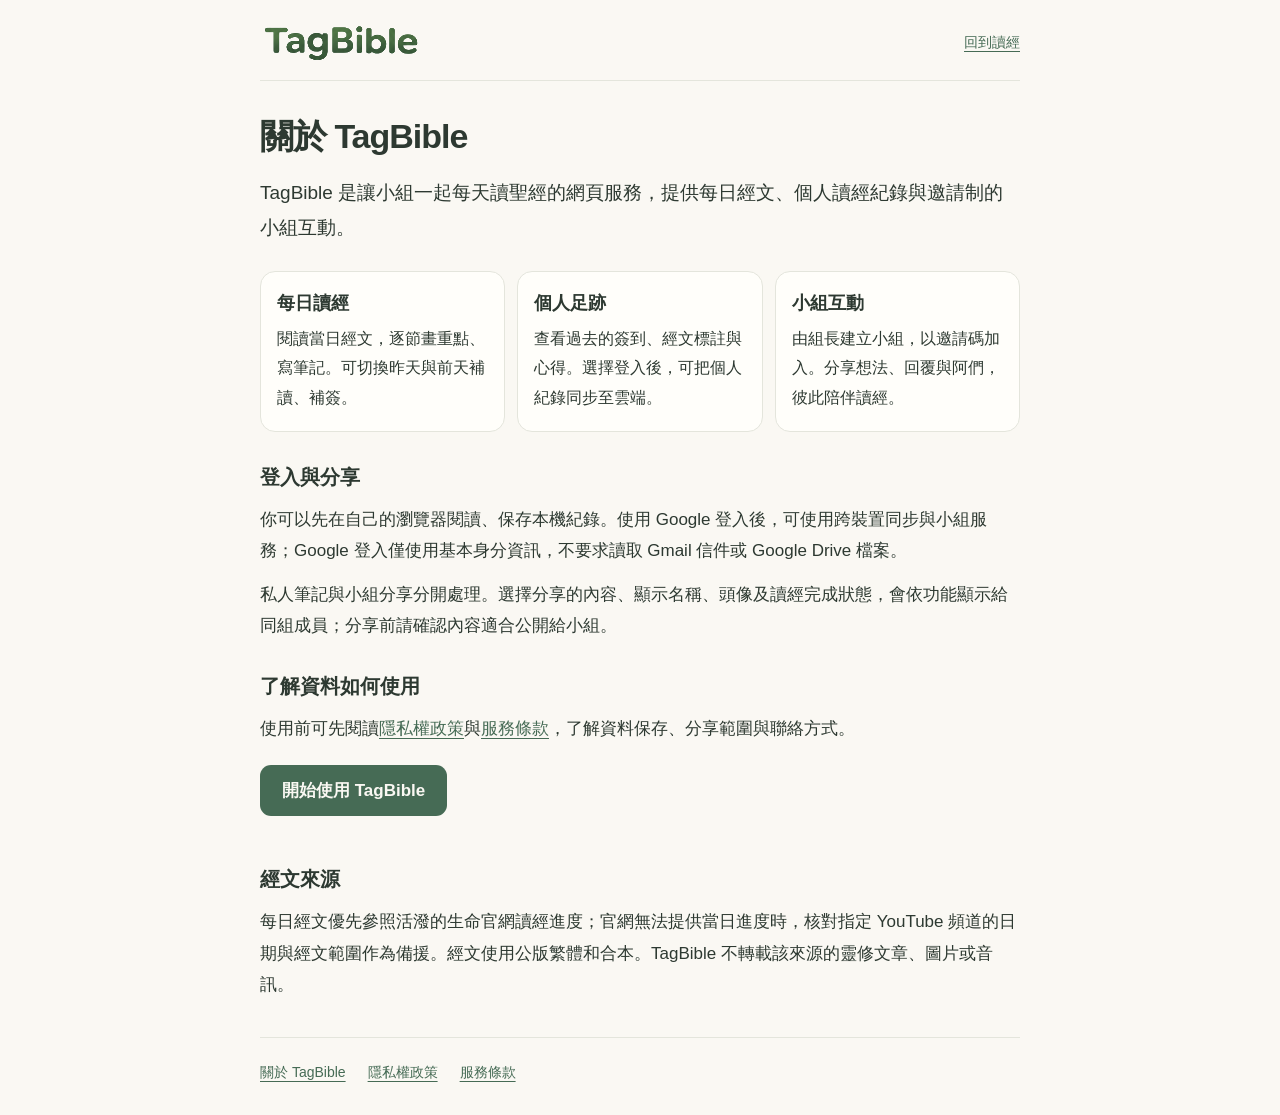
<file: about/index.html>
<!doctype html>
<html lang="zh-Hant-TW"><head><meta charset="utf-8"><meta name="viewport" content="width=device-width,initial-scale=1"><meta name="description" content="TagBible 提供每日聖經閱讀、個人標註筆記、讀經足跡與邀請制小組分享。"><title>關於 TagBible｜TagBible</title><link rel="stylesheet" href="/assets/info.css"></head><body>
<header class="site-header"><a href="/" aria-label="TagBible，回到讀經"><svg class="wordmark" viewBox="550 125 610 140" role="img" aria-label="TagBible"><defs><clipPath id="tagbible-info-ink-clip"><rect x="550" y="125" width="610" height="140"/></clipPath><filter id="tagbible-info-ink" color-interpolation-filters="sRGB"><feColorMatrix type="matrix" values="1 0 0 0 0 0 1 0 0 0 0 0 1 0 0 -2 -2 -2 0 5"/></filter></defs><g clip-path="url(#tagbible-info-ink-clip)"><image href="/assets/tagbible-brand-source.png" width="1254" height="1254" filter="url(#tagbible-info-ink)"/></g></svg></a><a href="/">回到讀經</a></header>
<main class="document"><h1>關於 TagBible</h1>
<p class="intro">TagBible 是讓小組一起每天讀聖經的網頁服務，提供每日經文、個人讀經紀錄與邀請制的小組互動。</p>
<div class="features"><section class="feature"><h2>每日讀經</h2><p>閱讀當日經文，逐節畫重點、寫筆記。可切換昨天與前天補讀、補簽。</p></section><section class="feature"><h2>個人足跡</h2><p>查看過去的簽到、經文標註與心得。選擇登入後，可把個人紀錄同步至雲端。</p></section><section class="feature"><h2>小組互動</h2><p>由組長建立小組，以邀請碼加入。分享想法、回覆與阿們，彼此陪伴讀經。</p></section></div>
<h2>登入與分享</h2><p>你可以先在自己的瀏覽器閱讀、保存本機紀錄。使用 Google 登入後，可使用跨裝置同步與小組服務；Google 登入僅使用基本身分資訊，不要求讀取 Gmail 信件或 Google Drive 檔案。</p>
<p>私人筆記與小組分享分開處理。選擇分享的內容、顯示名稱、頭像及讀經完成狀態，會依功能顯示給同組成員；分享前請確認內容適合公開給小組。</p>
<h2>了解資料如何使用</h2><p>使用前可先閱讀<a href="/privacy/">隱私權政策</a>與<a href="/terms/">服務條款</a>，了解資料保存、分享範圍與聯絡方式。</p>
<a class="start" href="/">開始使用 TagBible</a>
<h2>經文來源</h2><p>每日經文優先參照活潑的生命官網讀經進度；官網無法提供當日進度時，核對指定 YouTube 頻道的日期與經文範圍作為備援。經文使用公版繁體和合本。TagBible 不轉載該來源的靈修文章、圖片或音訊。</p>
</main>
<nav class="site-footer" aria-label="網站資訊"><a href="/about/">關於 TagBible</a><a href="/privacy/">隱私權政策</a><a href="/terms/">服務條款</a></nav>
</body></html>
</file>
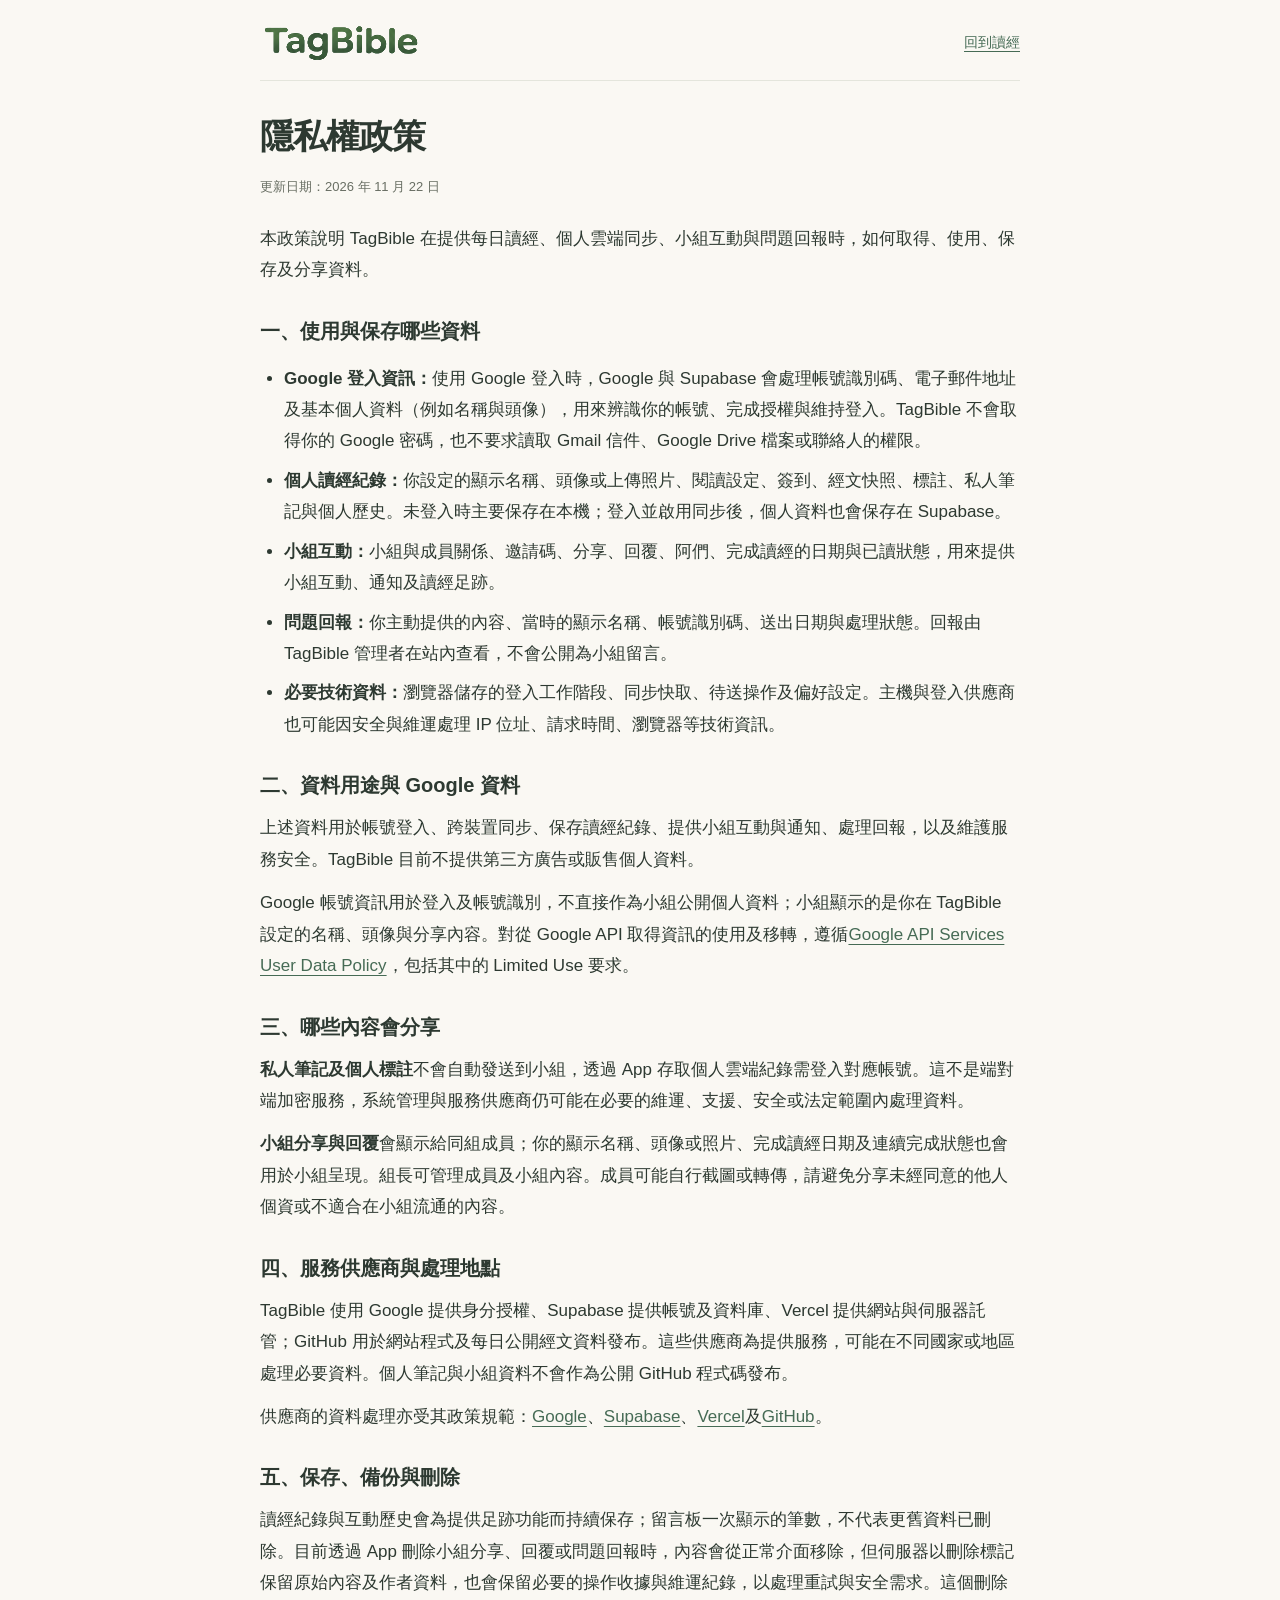
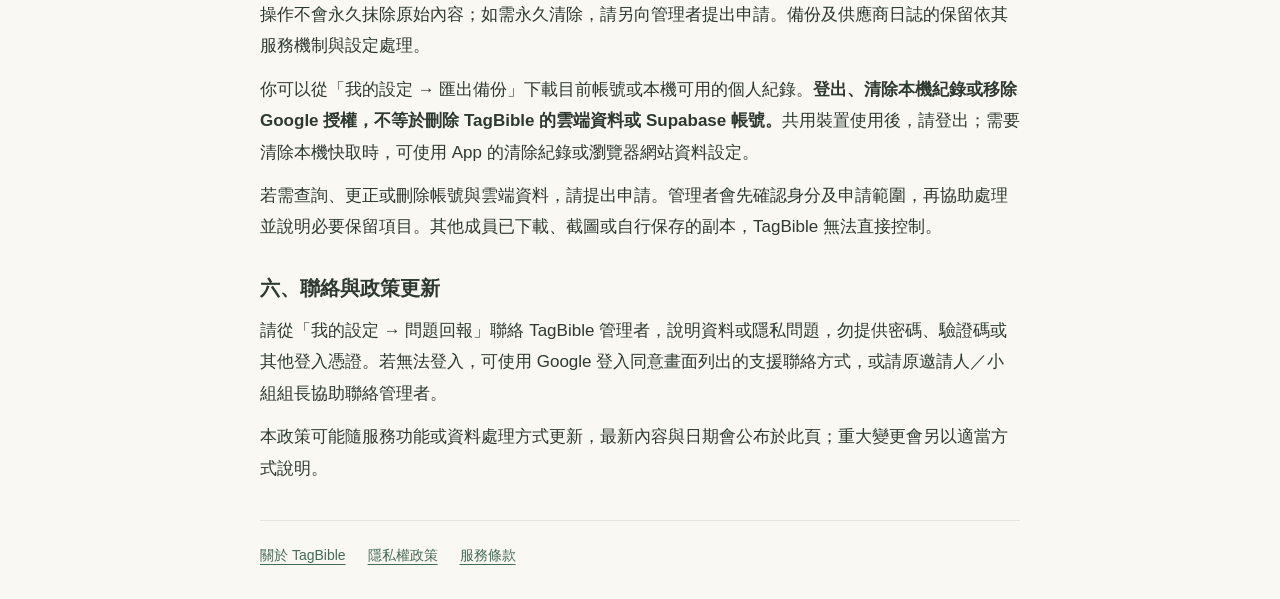
<file: privacy/index.html>
<!doctype html>
<html lang="zh-Hant-TW"><head><meta charset="utf-8"><meta name="viewport" content="width=device-width,initial-scale=1"><meta name="description" content="說明 TagBible 使用的 Google 登入資訊、個人紀錄、小組分享、資料保存與刪除申請方式。"><title>隱私權政策｜TagBible</title><link rel="stylesheet" href="/assets/info.css"></head><body>
<header class="site-header"><a href="/" aria-label="TagBible，回到讀經"><svg class="wordmark" viewBox="550 125 610 140" role="img" aria-label="TagBible"><defs><clipPath id="tagbible-info-ink-clip"><rect x="550" y="125" width="610" height="140"/></clipPath><filter id="tagbible-info-ink" color-interpolation-filters="sRGB"><feColorMatrix type="matrix" values="1 0 0 0 0 0 1 0 0 0 0 0 1 0 0 -2 -2 -2 0 5"/></filter></defs><g clip-path="url(#tagbible-info-ink-clip)"><image href="/assets/tagbible-brand-source.png" width="1254" height="1254" filter="url(#tagbible-info-ink)"/></g></svg></a><a href="/">回到讀經</a></header>
<main class="document"><h1>隱私權政策</h1>
<p class="updated">更新日期：2026 年 11 月 22 日</p>
<p>本政策說明 TagBible 在提供每日讀經、個人雲端同步、小組互動與問題回報時，如何取得、使用、保存及分享資料。</p>
<h2>一、使用與保存哪些資料</h2>
<ul><li><strong>Google 登入資訊：</strong>使用 Google 登入時，Google 與 Supabase 會處理帳號識別碼、電子郵件地址及基本個人資料（例如名稱與頭像），用來辨識你的帳號、完成授權與維持登入。TagBible 不會取得你的 Google 密碼，也不要求讀取 Gmail 信件、Google Drive 檔案或聯絡人的權限。</li>
<li><strong>個人讀經紀錄：</strong>你設定的顯示名稱、頭像或上傳照片、閱讀設定、簽到、經文快照、標註、私人筆記與個人歷史。未登入時主要保存在本機；登入並啟用同步後，個人資料也會保存在 Supabase。</li>
<li><strong>小組互動：</strong>小組與成員關係、邀請碼、分享、回覆、阿們、完成讀經的日期與已讀狀態，用來提供小組互動、通知及讀經足跡。</li>
<li><strong>問題回報：</strong>你主動提供的內容、當時的顯示名稱、帳號識別碼、送出日期與處理狀態。回報由 TagBible 管理者在站內查看，不會公開為小組留言。</li>
<li><strong>必要技術資料：</strong>瀏覽器儲存的登入工作階段、同步快取、待送操作及偏好設定。主機與登入供應商也可能因安全與維運處理 IP 位址、請求時間、瀏覽器等技術資訊。</li></ul>
<h2>二、資料用途與 Google 資料</h2>
<p>上述資料用於帳號登入、跨裝置同步、保存讀經紀錄、提供小組互動與通知、處理回報，以及維護服務安全。TagBible 目前不提供第三方廣告或販售個人資料。</p>
<p>Google 帳號資訊用於登入及帳號識別，不直接作為小組公開個人資料；小組顯示的是你在 TagBible 設定的名稱、頭像與分享內容。對從 Google API 取得資訊的使用及移轉，遵循<a href="https://developers.google.com/terms/api-services-user-data-policy" rel="noopener noreferrer">Google API Services User Data Policy</a>，包括其中的 Limited Use 要求。</p>
<h2>三、哪些內容會分享</h2>
<p><strong>私人筆記及個人標註</strong>不會自動發送到小組，透過 App 存取個人雲端紀錄需登入對應帳號。這不是端對端加密服務，系統管理與服務供應商仍可能在必要的維運、支援、安全或法定範圍內處理資料。</p>
<p><strong>小組分享與回覆</strong>會顯示給同組成員；你的顯示名稱、頭像或照片、完成讀經日期及連續完成狀態也會用於小組呈現。組長可管理成員及小組內容。成員可能自行截圖或轉傳，請避免分享未經同意的他人個資或不適合在小組流通的內容。</p>
<h2>四、服務供應商與處理地點</h2>
<p>TagBible 使用 Google 提供身分授權、Supabase 提供帳號及資料庫、Vercel 提供網站與伺服器託管；GitHub 用於網站程式及每日公開經文資料發布。這些供應商為提供服務，可能在不同國家或地區處理必要資料。個人筆記與小組資料不會作為公開 GitHub 程式碼發布。</p>
<p>供應商的資料處理亦受其政策規範：<a href="https://policies.google.com/privacy" rel="noopener noreferrer">Google</a>、<a href="https://supabase.com/privacy" rel="noopener noreferrer">Supabase</a>、<a href="https://vercel.com/legal/privacy-policy" rel="noopener noreferrer">Vercel</a>及<a href="https://docs.github.com/en/site-policy/privacy-policies/github-general-privacy-statement" rel="noopener noreferrer">GitHub</a>。</p>
<h2>五、保存、備份與刪除</h2>
<p>讀經紀錄與互動歷史會為提供足跡功能而持續保存；留言板一次顯示的筆數，不代表更舊資料已刪除。目前透過 App 刪除小組分享、回覆或問題回報時，內容會從正常介面移除，但伺服器以刪除標記保留原始內容及作者資料，也會保留必要的操作收據與維運紀錄，以處理重試與安全需求。這個刪除操作不會永久抹除原始內容；如需永久清除，請另向管理者提出申請。備份及供應商日誌的保留依其服務機制與設定處理。</p>
<p>你可以從「我的設定 → 匯出備份」下載目前帳號或本機可用的個人紀錄。<strong>登出、清除本機紀錄或移除 Google 授權，不等於刪除 TagBible 的雲端資料或 Supabase 帳號。</strong>共用裝置使用後，請登出；需要清除本機快取時，可使用 App 的清除紀錄或瀏覽器網站資料設定。</p>
<p>若需查詢、更正或刪除帳號與雲端資料，請提出申請。管理者會先確認身分及申請範圍，再協助處理並說明必要保留項目。其他成員已下載、截圖或自行保存的副本，TagBible 無法直接控制。</p>
<h2>六、聯絡與政策更新</h2>
<p>請從「我的設定 → 問題回報」聯絡 TagBible 管理者，說明資料或隱私問題，勿提供密碼、驗證碼或其他登入憑證。若無法登入，可使用 Google 登入同意畫面列出的支援聯絡方式，或請原邀請人／小組組長協助聯絡管理者。</p>
<p>本政策可能隨服務功能或資料處理方式更新，最新內容與日期會公布於此頁；重大變更會另以適當方式說明。</p>
</main>
<nav class="site-footer" aria-label="網站資訊"><a href="/about/">關於 TagBible</a><a href="/privacy/">隱私權政策</a><a href="/terms/">服務條款</a></nav>
</body></html>
</file>
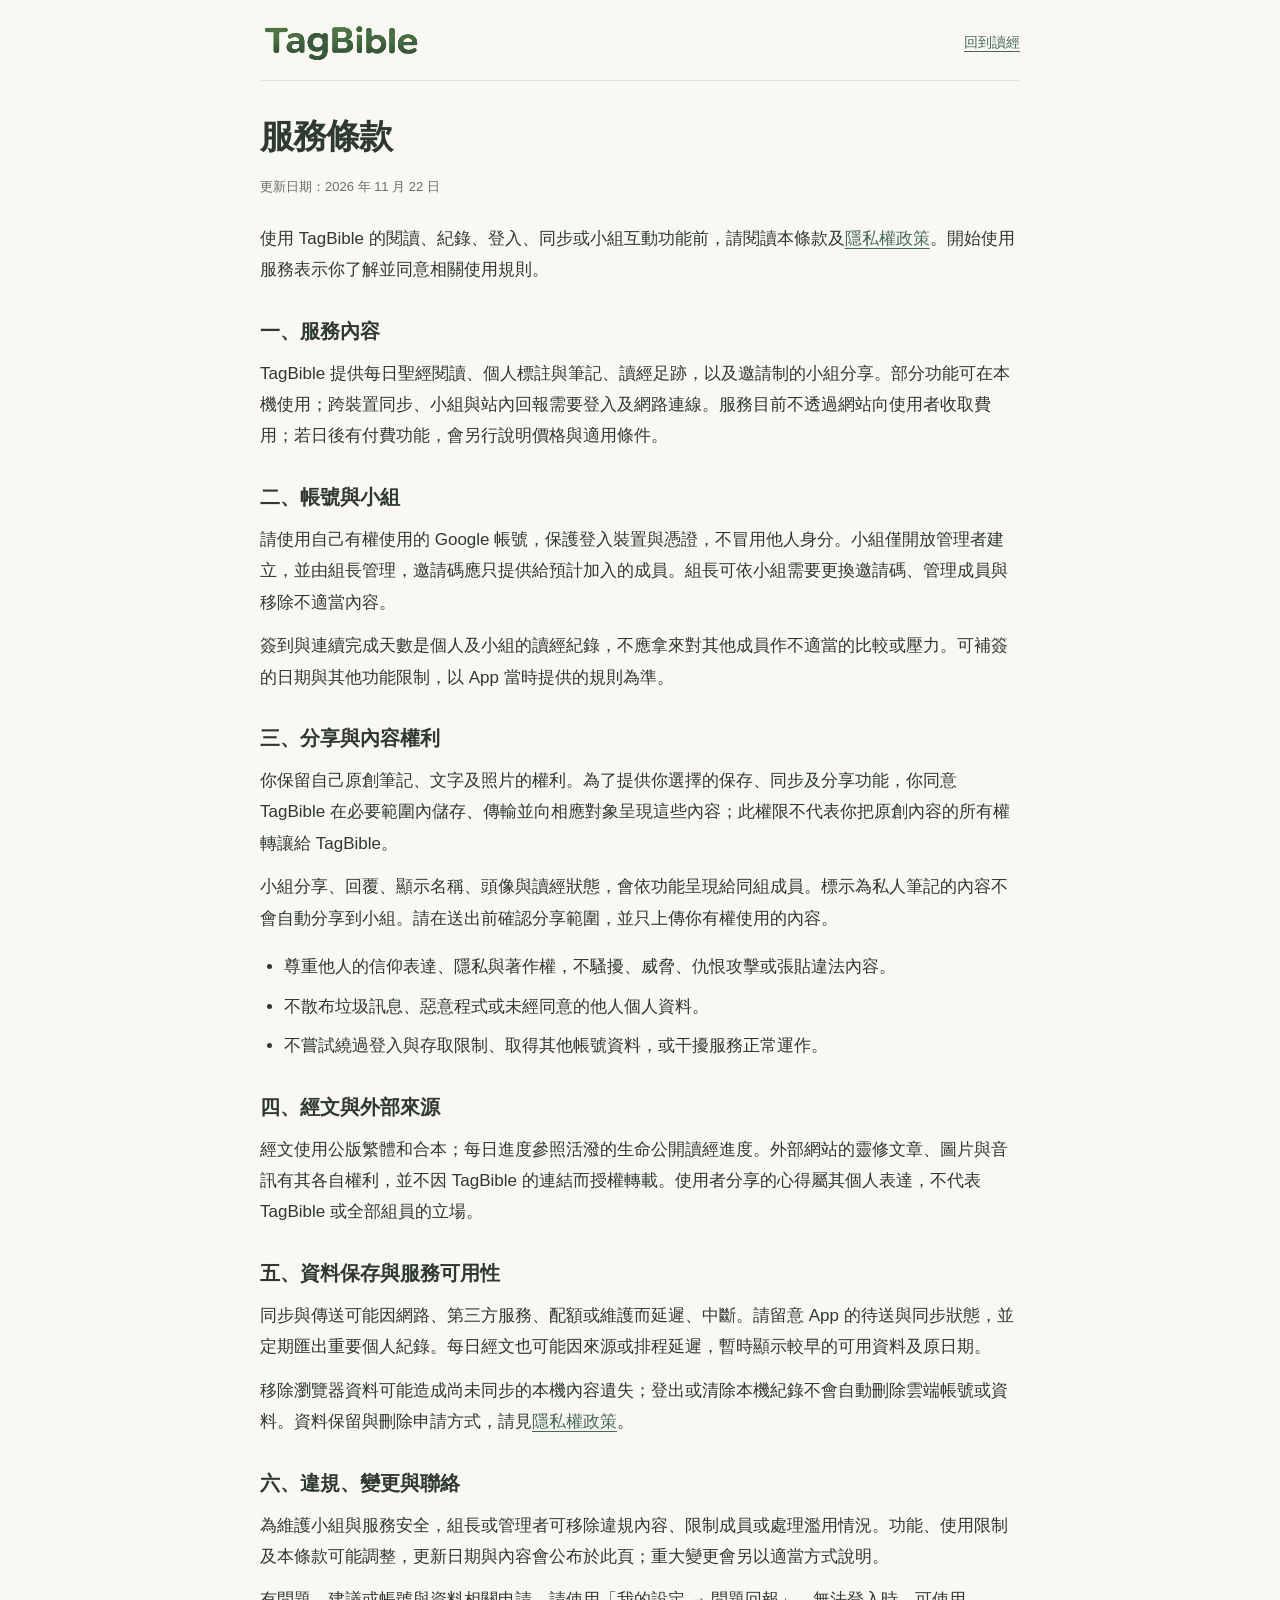
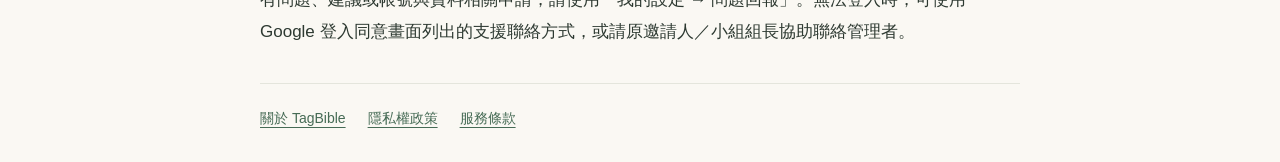
<file: terms/index.html>
<!doctype html>
<html lang="zh-Hant-TW"><head><meta charset="utf-8"><meta name="viewport" content="width=device-width,initial-scale=1"><meta name="description" content="TagBible 的讀經、小組互動、帳號及資料使用基本規則。"><title>服務條款｜TagBible</title><link rel="stylesheet" href="/assets/info.css"></head><body>
<header class="site-header"><a href="/" aria-label="TagBible，回到讀經"><svg class="wordmark" viewBox="550 125 610 140" role="img" aria-label="TagBible"><defs><clipPath id="tagbible-info-ink-clip"><rect x="550" y="125" width="610" height="140"/></clipPath><filter id="tagbible-info-ink" color-interpolation-filters="sRGB"><feColorMatrix type="matrix" values="1 0 0 0 0 0 1 0 0 0 0 0 1 0 0 -2 -2 -2 0 5"/></filter></defs><g clip-path="url(#tagbible-info-ink-clip)"><image href="/assets/tagbible-brand-source.png" width="1254" height="1254" filter="url(#tagbible-info-ink)"/></g></svg></a><a href="/">回到讀經</a></header>
<main class="document"><h1>服務條款</h1>
<p class="updated">更新日期：2026 年 11 月 22 日</p>
<p>使用 TagBible 的閱讀、紀錄、登入、同步或小組互動功能前，請閱讀本條款及<a href="/privacy/">隱私權政策</a>。開始使用服務表示你了解並同意相關使用規則。</p>
<h2>一、服務內容</h2>
<p>TagBible 提供每日聖經閱讀、個人標註與筆記、讀經足跡，以及邀請制的小組分享。部分功能可在本機使用；跨裝置同步、小組與站內回報需要登入及網路連線。服務目前不透過網站向使用者收取費用；若日後有付費功能，會另行說明價格與適用條件。</p>
<h2>二、帳號與小組</h2>
<p>請使用自己有權使用的 Google 帳號，保護登入裝置與憑證，不冒用他人身分。小組僅開放管理者建立，並由組長管理，邀請碼應只提供給預計加入的成員。組長可依小組需要更換邀請碼、管理成員與移除不適當內容。</p>
<p>簽到與連續完成天數是個人及小組的讀經紀錄，不應拿來對其他成員作不適當的比較或壓力。可補簽的日期與其他功能限制，以 App 當時提供的規則為準。</p>
<h2>三、分享與內容權利</h2>
<p>你保留自己原創筆記、文字及照片的權利。為了提供你選擇的保存、同步及分享功能，你同意 TagBible 在必要範圍內儲存、傳輸並向相應對象呈現這些內容；此權限不代表你把原創內容的所有權轉讓給 TagBible。</p>
<p>小組分享、回覆、顯示名稱、頭像與讀經狀態，會依功能呈現給同組成員。標示為私人筆記的內容不會自動分享到小組。請在送出前確認分享範圍，並只上傳你有權使用的內容。</p>
<ul><li>尊重他人的信仰表達、隱私與著作權，不騷擾、威脅、仇恨攻擊或張貼違法內容。</li><li>不散布垃圾訊息、惡意程式或未經同意的他人個人資料。</li><li>不嘗試繞過登入與存取限制、取得其他帳號資料，或干擾服務正常運作。</li></ul>
<h2>四、經文與外部來源</h2>
<p>經文使用公版繁體和合本；每日進度參照活潑的生命公開讀經進度。外部網站的靈修文章、圖片與音訊有其各自權利，並不因 TagBible 的連結而授權轉載。使用者分享的心得屬其個人表達，不代表 TagBible 或全部組員的立場。</p>
<h2>五、資料保存與服務可用性</h2>
<p>同步與傳送可能因網路、第三方服務、配額或維護而延遲、中斷。請留意 App 的待送與同步狀態，並定期匯出重要個人紀錄。每日經文也可能因來源或排程延遲，暫時顯示較早的可用資料及原日期。</p>
<p>移除瀏覽器資料可能造成尚未同步的本機內容遺失；登出或清除本機紀錄不會自動刪除雲端帳號或資料。資料保留與刪除申請方式，請見<a href="/privacy/">隱私權政策</a>。</p>
<h2>六、違規、變更與聯絡</h2>
<p>為維護小組與服務安全，組長或管理者可移除違規內容、限制成員或處理濫用情況。功能、使用限制及本條款可能調整，更新日期與內容會公布於此頁；重大變更會另以適當方式說明。</p>
<p>有問題、建議或帳號與資料相關申請，請使用「我的設定 → 問題回報」。無法登入時，可使用 Google 登入同意畫面列出的支援聯絡方式，或請原邀請人／小組組長協助聯絡管理者。</p>
</main>
<nav class="site-footer" aria-label="網站資訊"><a href="/about/">關於 TagBible</a><a href="/privacy/">隱私權政策</a><a href="/terms/">服務條款</a></nav>
</body></html>
</file>
<file: assets/info.css>
:root{color-scheme:light dark;--bg:#faf8f3;--card:#fffefa;--ink:#2d3931;--muted:#686e63;--line:#e4e5dc;--green:#466b55;--soft:#edf3ec}*{box-sizing:border-box}body{margin:0;background:var(--bg);color:var(--ink);font:17px/1.85 -apple-system,BlinkMacSystemFont,'Noto Sans TC','PingFang TC',sans-serif}a{color:var(--green);text-underline-offset:4px}a:focus-visible{outline:2px solid var(--green);outline-offset:5px;border-radius:3px}.site-header,.document,.site-footer{width:min(760px,100% - 40px);margin-inline:auto}.site-header{padding:25px 0 19px;display:flex;align-items:center;justify-content:space-between;gap:18px;border-bottom:1px solid var(--line)}.wordmark{display:block;width:164px;height:36px}.site-header>a:first-child{line-height:0;flex:none}.site-header>a:last-child{font-size:14px;white-space:nowrap}.document{padding:32px 0 24px}h1{font-size:clamp(26px,5vw,34px);line-height:1.4;margin:0 0 14px;letter-spacing:-.03em}h2{font-size:20px;line-height:1.5;margin:30px 0 10px}p{margin:12px 0;overflow-wrap:anywhere}ul{padding-left:24px}li+li{margin-top:8px}.updated{font-size:13px;color:var(--muted);margin:0 0 24px}.intro{font-size:19px}.features{display:grid;gap:12px;margin:26px 0}.feature{padding:17px 20px;border:1px solid var(--line);border-radius:15px;background:var(--card)}.feature h2{font-size:18px;margin:0 0 7px}.feature p{margin:0;font-size:16px}.start{display:inline-block;background:var(--green);color:var(--bg);padding:10px 22px;border-radius:11px;text-decoration:none;font-weight:650;margin:8px 0 18px}.site-footer{border-top:1px solid var(--line);padding:22px 0 30px;display:flex;flex-wrap:wrap;gap:10px 22px;font-size:14px}.notice{border-left:3px solid var(--green);padding:8px 16px;background:var(--soft);border-radius:0 9px 9px 0}@media(prefers-color-scheme:dark){:root{--bg:#171c19;--card:#202721;--ink:#e1e8e1;--muted:#a5afa5;--line:#364137;--green:#a4c3a3;--soft:#26352b}.wordmark{filter:brightness(0) saturate(100%) invert(85%) sepia(12%) saturate(480%) hue-rotate(57deg)}}@media(min-width:700px){.features{grid-template-columns:repeat(3,minmax(0,1fr))}.feature{padding:18px 16px}}
</file>
